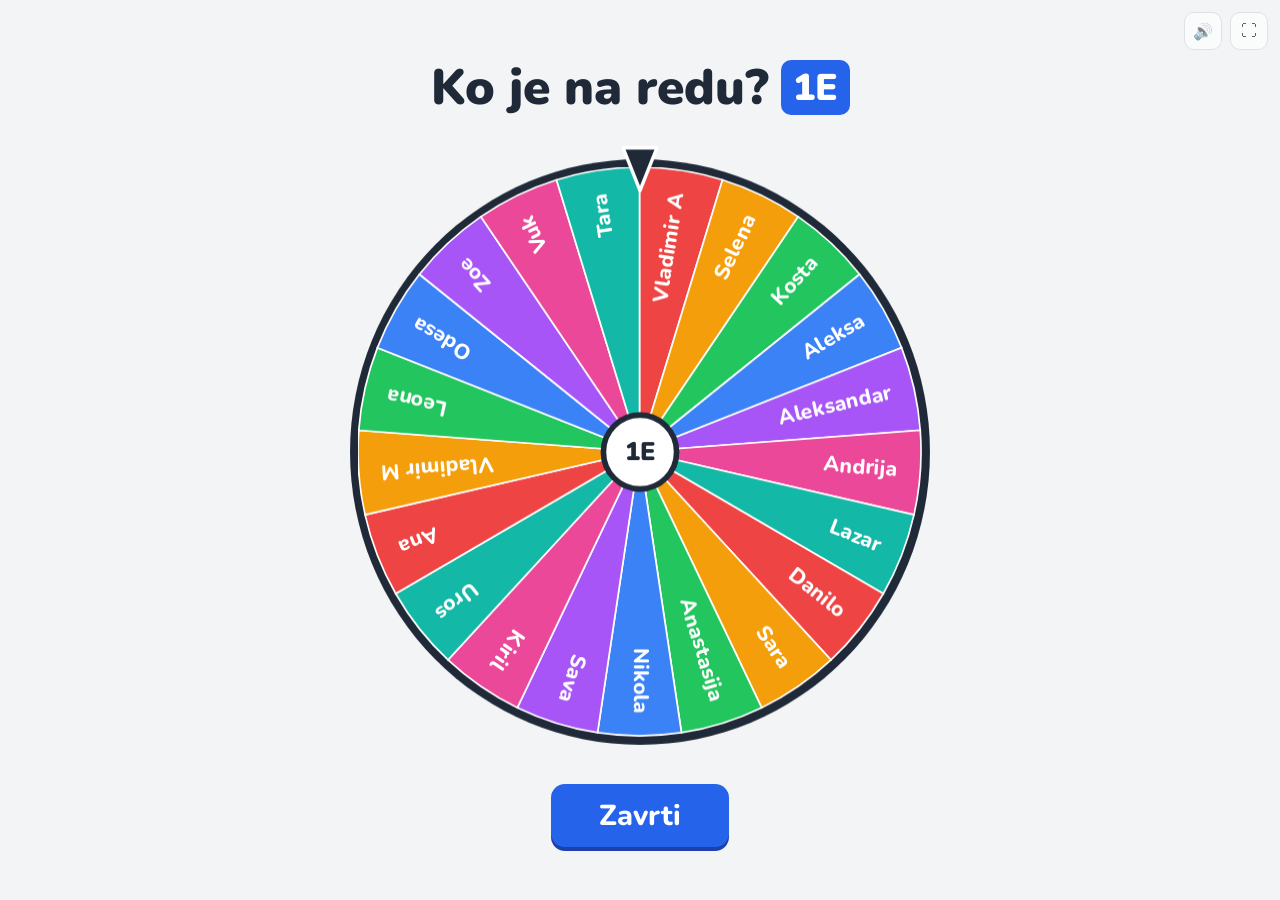
<file: index.html>
<!doctype html>
<html lang="sr">
<head>
  <meta charset="utf-8">
  <meta name="viewport" content="width=device-width, initial-scale=1">
  <title>Točak 1E</title>
  <link rel="preconnect" href="https://fonts.googleapis.com">
  <link rel="preconnect" href="https://fonts.gstatic.com" crossorigin>
  <link href="https://fonts.googleapis.com/css2?family=Nunito:wght@600;800;900&display=swap" rel="stylesheet">
  <link rel="stylesheet" href="style.css">
</head>
<body>
  <div class="corner">
    <button id="muteBtn" class="icon-btn" title="Zvuk">🔊</button>
    <button id="fsBtn" class="icon-btn" title="Ceo ekran">⛶</button>
  </div>

  <main>
    <h1>Ko je na redu? <span class="tag">1E</span></h1>

    <div class="stage" id="stage">
      <canvas id="wheel"></canvas>
    </div>

    <button id="spinBtn" class="spin-btn">Zavrti</button>
  </main>

  <div id="winner" class="winner" hidden>
    <div class="winner-card">
      <div class="winner-label">Na redu je</div>
      <div id="winnerName" class="winner-name"></div>
      <button id="againBtn" class="spin-btn">Zavrti opet</button>
    </div>
  </div>

  <script src="shared.js"></script>
  <script src="wheel.js"></script>
</body>
</html>
</file>
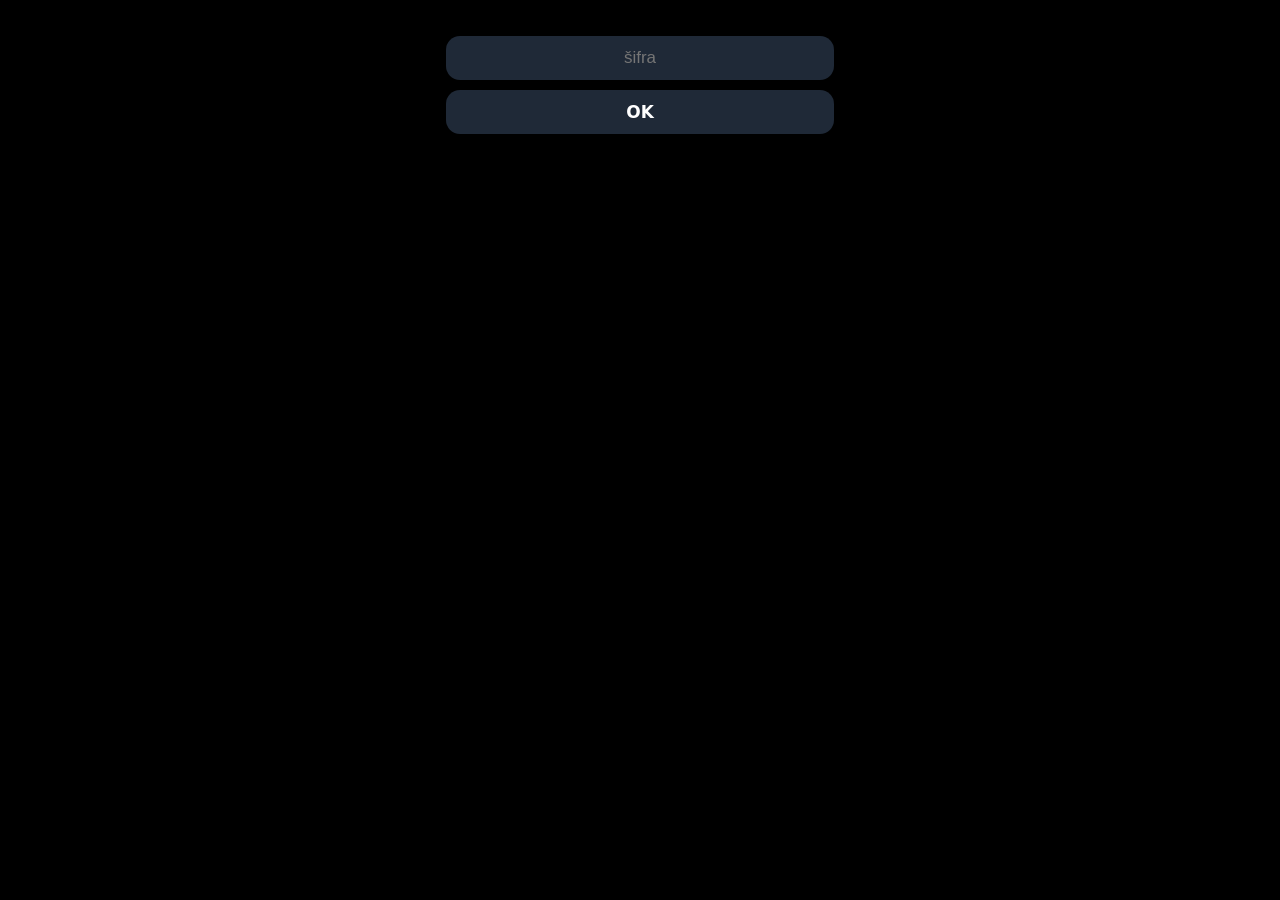
<file: z7/index.html>
<!doctype html>
<html lang="sr">
<head>
  <meta charset="utf-8">
  <meta name="viewport" content="width=device-width, initial-scale=1, viewport-fit=cover">
  <meta name="robots" content="noindex, nofollow">
  <title>Podešavanja</title>
  <meta name="theme-color" content="#000000">
  <style>
    * { box-sizing: border-box; }
    html, body {
      margin: 0;
      background: #000;
      color: #fff;
      font-family: system-ui, sans-serif;
      -webkit-tap-highlight-color: transparent;
    }
    button { font: inherit; color: inherit; cursor: pointer; }
    .wrap {
      max-width: 420px;
      margin: 0 auto;
      padding: 28px 12% 48px;
    }
    @media (min-width: 400px) {
      .wrap { padding: 16px 16px 48px; }
    }

    #status {
      text-align: center;
      font-size: 14px;
      font-weight: 700;
      line-height: 1.3;
      margin-bottom: 10px;
      color: #9ca3af;
    }
    #status .on { color: #22c55e; }
    #status .spin { color: #f97316; }
    #status b { color: #fff; }

    .list { display: grid; gap: 6px; }
    .name {
      width: 100%;
      border: 0;
      border-radius: 14px;
      background: #1f2937;
      padding: 12px 10px;
      font-size: 17px;
      font-weight: 700;
      text-align: center;
    }
    .name:active { background: #374151; }
    .name.armed { background: #2563eb; }
    .name.sending { background: #ca8a04; }
    .name.done { background: #16a34a; }
    .name.out { background: #111; color: #555; text-decoration: line-through; }
    .name.random { background: #312e81; }
    .name.random.armed { background: #4f46e5; }

    h2 {
      margin: 22px 0 8px;
      font-size: 12px;
      font-weight: 700;
      text-transform: uppercase;
      letter-spacing: 0.1em;
      color: #6b7280;
      text-align: center;
    }
    .stepper {
      display: flex;
      align-items: center;
      justify-content: center;
      gap: 10px;
    }
    .stepper button {
      width: 48px;
      height: 48px;
      border: 0;
      border-radius: 50%;
      background: #1f2937;
      font-size: 24px;
      font-weight: 700;
    }
    .stepper span { font-size: 24px; font-weight: 800; min-width: 60px; text-align: center; }
    .toggle {
      width: 100%;
      border: 0;
      border-radius: 14px;
      background: #1f2937;
      padding: 12px;
      font-size: 15px;
      font-weight: 700;
    }
    .toggle.on { background: #7c3aed; }
    .hint { text-align: center; color: #6b7280; font-size: 12px; margin-top: 6px; }

    .lock { display: grid; gap: 10px; text-align: center; padding-top: 20px; }
    .lock input {
      width: 100%;
      padding: 12px;
      border-radius: 14px;
      border: 0;
      background: #1f2937;
      color: #fff;
      font-size: 17px;
      text-align: center;
    }
    .lock .err { color: #ef4444; font-size: 13px; min-height: 16px; }
    [hidden] { display: none !important; }
  </style>
</head>
<body>
  <div class="wrap">
    <form class="lock" id="lock" hidden>
      <input id="pass" type="password" placeholder="šifra" autocomplete="current-password">
      <button class="name" type="submit">OK</button>
      <div class="err" id="lockErr"></div>
    </form>

    <div id="app" hidden>
      <div id="status">…</div>

      <div class="list" id="names"></div>

      <h2>Trajanje</h2>
      <div class="stepper">
        <button id="durMinus">−</button>
        <span id="durVal">8s</span>
        <button id="durPlus">+</button>
      </div>

      <h2>Namešteno važi</h2>
      <button class="toggle" id="keepBtn"></button>

      <h2>Ne sme da bude izvučen</h2>
      <div class="list" id="outNames"></div>
      <div class="hint">dodirni da izbaciš / vratiš</div>
    </div>
  </div>

  <script src="../shared.js"></script>
  <script>
    (() => {
      const PASS_HASH = '33dfdd3160831f202eb85fda3a9ddfafd21bc44e925bd587ccf460e6d136e45f';
      const NAMES = APP.NAMES;
      const $ = (id) => document.getElementById(id);

      // ---------- sifra (moze i link sa sifrom posle #, da ne kucas na satu) ----------

      async function sha256(text) {
        const buf = await crypto.subtle.digest('SHA-256', new TextEncoder().encode(text));
        return [...new Uint8Array(buf)].map((b) => b.toString(16).padStart(2, '0')).join('');
      }

      function unlock() {
        store.set('tkp_unlocked', PASS_HASH);
        $('lock').hidden = true;
        $('app').hidden = false;
        start();
      }

      (async () => {
        const fromLink = decodeURIComponent(location.hash.slice(1));
        if (store.get('tkp_unlocked', '') === PASS_HASH || (fromLink && (await sha256(fromLink)) === PASS_HASH)) {
          unlock();
        } else {
          $('lock').hidden = false;
        }
      })();

      $('lock').addEventListener('submit', async (e) => {
        e.preventDefault();
        if ((await sha256($('pass').value.trim())) === PASS_HASH) unlock();
        else {
          $('lockErr').textContent = 'pogrešno';
          $('pass').value = '';
        }
      });

      // ---------- panel ----------

      function start() {
        const form = Object.assign({ keep: false, duration: 8, excluded: [] }, store.get('tkp_form', {}));
        const wheel = { state: null, until: 0, target: null, result: null, next: null, seen: 0 };
        let sending = null; // { name, mid }
        let doneName = null;
        let doneTimer = null;

        const spinningNow = () => wheel.state === 'spinning' && Date.now() < wheel.until;

        function saveForm() { store.set('tkp_form', form); }

        // Svaki dodir odmah salje: ako se tocak vrti menja ovaj spin, inace vazi za sledeci.
        function send(winner) {
          const { mid } = bus.send('cfg', { ...form, winner, now: true });
          sending = { name: winner || '🎲', mid };
          render();
        }

        function btn(label, cls, onClick) {
          const b = document.createElement('button');
          b.className = 'name ' + cls;
          b.textContent = label;
          b.addEventListener('click', onClick);
          return b;
        }

        function stateOf(key) {
          if (sending && sending.name === key) return 'sending';
          if (doneName === key) return 'done';
          if ((wheel.next || '🎲') === key && wheel.seen) return 'armed';
          return '';
        }

        // Dugmici se prave jednom; render samo menja boje (da se dodir ne izgubi).
        const pickBtns = { '🎲': btn('🎲 Nasumično', 'random', () => send(null)) };
        const outBtns = {};
        $('names').append(pickBtns['🎲']);
        for (const n of NAMES) {
          pickBtns[n] = btn(n, '', () => send(n));
          $('names').append(pickBtns[n]);
          outBtns[n] = btn(n, '', () => {
            form.excluded = form.excluded.includes(n)
              ? form.excluded.filter((x) => x !== n)
              : [...form.excluded, n];
            saveForm();
            sendSettings();
            render();
          });
          $('outNames').append(outBtns[n]);
        }

        function render() {
          for (const key in pickBtns) {
            pickBtns[key].className = 'name ' + (key === '🎲' ? 'random ' : '') + stateOf(key);
            pickBtns[key].hidden = form.excluded.includes(key);
          }
          for (const n of NAMES) outBtns[n].className = 'name' + (form.excluded.includes(n) ? ' out' : '');

          $('durVal').textContent = form.duration + 's';
          $('keepBtn').textContent = form.keep ? 'Za svaki spin' : 'Samo jednom';
          $('keepBtn').className = 'toggle' + (form.keep ? ' on' : '');
          renderStatus();
        }

        function renderStatus() {
          const s = $('status');
          if (!wheel.seen) {
            s.innerHTML = 'točak nije otvoren';
            return;
          }
          const next = wheel.next ? `<b></b>` : '🎲';
          if (spinningNow()) {
            s.innerHTML = `<span class="spin">● VRTI SE</span><br>staje na <b></b>`;
            s.querySelector('b').textContent = wheel.target;
          } else {
            s.innerHTML = `<span class="on">● SPREMAN</span><br>sledeći: ${next}`;
            if (wheel.next) s.querySelector('b').textContent = wheel.next;
          }
        }

        // Promena trajanja / izbacivanja / "svaki spin" cuva trenutno namesteno ime.
        let settingsTimer = null;
        function sendSettings() {
          clearTimeout(settingsTimer);
          settingsTimer = setTimeout(() => {
            const keepWinner = wheel.next && !form.excluded.includes(wheel.next) ? wheel.next : null;
            bus.send('cfg', { ...form, winner: keepWinner, now: false });
          }, 600);
        }

        $('durMinus').addEventListener('click', () => {
          form.duration = Math.max(3, form.duration - 1);
          saveForm();
          sendSettings();
          render();
        });
        $('durPlus').addEventListener('click', () => {
          form.duration = Math.min(20, form.duration + 1);
          saveForm();
          sendSettings();
          render();
        });
        $('keepBtn').addEventListener('click', () => {
          form.keep = !form.keep;
          saveForm();
          sendSettings();
          render();
        });

        function onStatus(m) {
          Object.assign(wheel, {
            state: m.state,
            until: m.until,
            target: m.target,
            result: m.result,
            next: m.next,
            seen: m.ts,
          });
          if (sending && m.ack === sending.mid) {
            doneName = sending.name;
            sending = null;
            clearTimeout(doneTimer);
            doneTimer = setTimeout(() => {
              doneName = null;
              render();
            }, 1500);
            if (navigator.vibrate) navigator.vibrate(60);
          }
          render();
        }

        const bus = createBus((m) => {
          if (m.type === 'status') onStatus(m);
        });
        bus.history().then((list) => {
          const statuses = list.filter((m) => m.type === 'status');
          if (statuses.length) onStatus(statuses[statuses.length - 1]);
          bus.connect();
          bus.send('ping');
        });

        setInterval(renderStatus, 500);
        render();
      }
    })();
  </script>
</body>
</html>
</file>
<file: style.css>
:root {
  --bg: #f3f4f6;
  --text: #1f2937;
  --muted: #6b7280;
  --accent: #2563eb;
}

* { box-sizing: border-box; }

html, body {
  margin: 0;
  height: 100%;
  background: var(--bg);
  color: var(--text);
  font-family: Nunito, system-ui, sans-serif;
  overflow: hidden;
  user-select: none;
  -webkit-user-select: none;
}

main {
  height: 100%;
  display: flex;
  flex-direction: column;
  align-items: center;
  justify-content: center;
  gap: clamp(10px, 2.5vh, 24px);
  padding: 16px;
}

h1 {
  margin: 0;
  font-weight: 900;
  font-size: clamp(28px, 5.5vh, 56px);
  display: flex;
  align-items: center;
  gap: 12px;
}

.tag {
  background: var(--accent);
  color: #fff;
  border-radius: 10px;
  padding: 2px 12px;
  font-size: 0.75em;
}

.stage {
  width: min(92vw, 68vh);
  aspect-ratio: 1;
  cursor: pointer;
}

#wheel {
  width: 100%;
  height: 100%;
}

.spin-btn {
  border: 0;
  border-radius: 14px;
  background: var(--accent);
  color: #fff;
  font: inherit;
  font-weight: 800;
  font-size: clamp(20px, 3.2vh, 30px);
  padding: 12px 48px;
  cursor: pointer;
  box-shadow: 0 4px 0 #1e40af;
  transition: transform 0.1s, box-shadow 0.1s, opacity 0.2s;
}
.spin-btn:active { transform: translateY(3px); box-shadow: 0 1px 0 #1e40af; }
.spin-btn:disabled { opacity: 0.4; cursor: default; }

.corner {
  position: fixed;
  top: 12px;
  right: 12px;
  display: flex;
  gap: 8px;
  z-index: 5;
}
.icon-btn {
  width: 38px;
  height: 38px;
  border-radius: 10px;
  border: 1px solid #d1d5db;
  background: #fff;
  font-size: 16px;
  cursor: pointer;
  opacity: 0.6;
}
.icon-btn:hover { opacity: 1; }

.winner {
  position: fixed;
  inset: 0;
  z-index: 10;
  display: flex;
  align-items: center;
  justify-content: center;
  padding: 16px;
  background: rgba(17, 24, 39, 0.55);
  animation: fade 0.2s ease-out;
}
.winner[hidden] { display: none; }
.winner-card {
  background: #fff;
  border-radius: 20px;
  padding: clamp(24px, 5vh, 48px) clamp(24px, 6vw, 72px);
  text-align: center;
  box-shadow: 0 20px 50px rgba(0, 0, 0, 0.25);
  animation: pop 0.3s ease-out;
  max-width: 100%;
}
.winner-label {
  font-weight: 800;
  font-size: clamp(18px, 3vh, 28px);
  color: var(--muted);
}
.winner-name {
  font-weight: 900;
  font-size: clamp(48px, 12vmin, 140px);
  line-height: 1.1;
  margin: 6px 0 clamp(16px, 3vh, 30px);
  overflow-wrap: anywhere;
}
@keyframes fade { from { opacity: 0; } }
@keyframes pop { from { transform: scale(0.85); opacity: 0; } }
</file>
